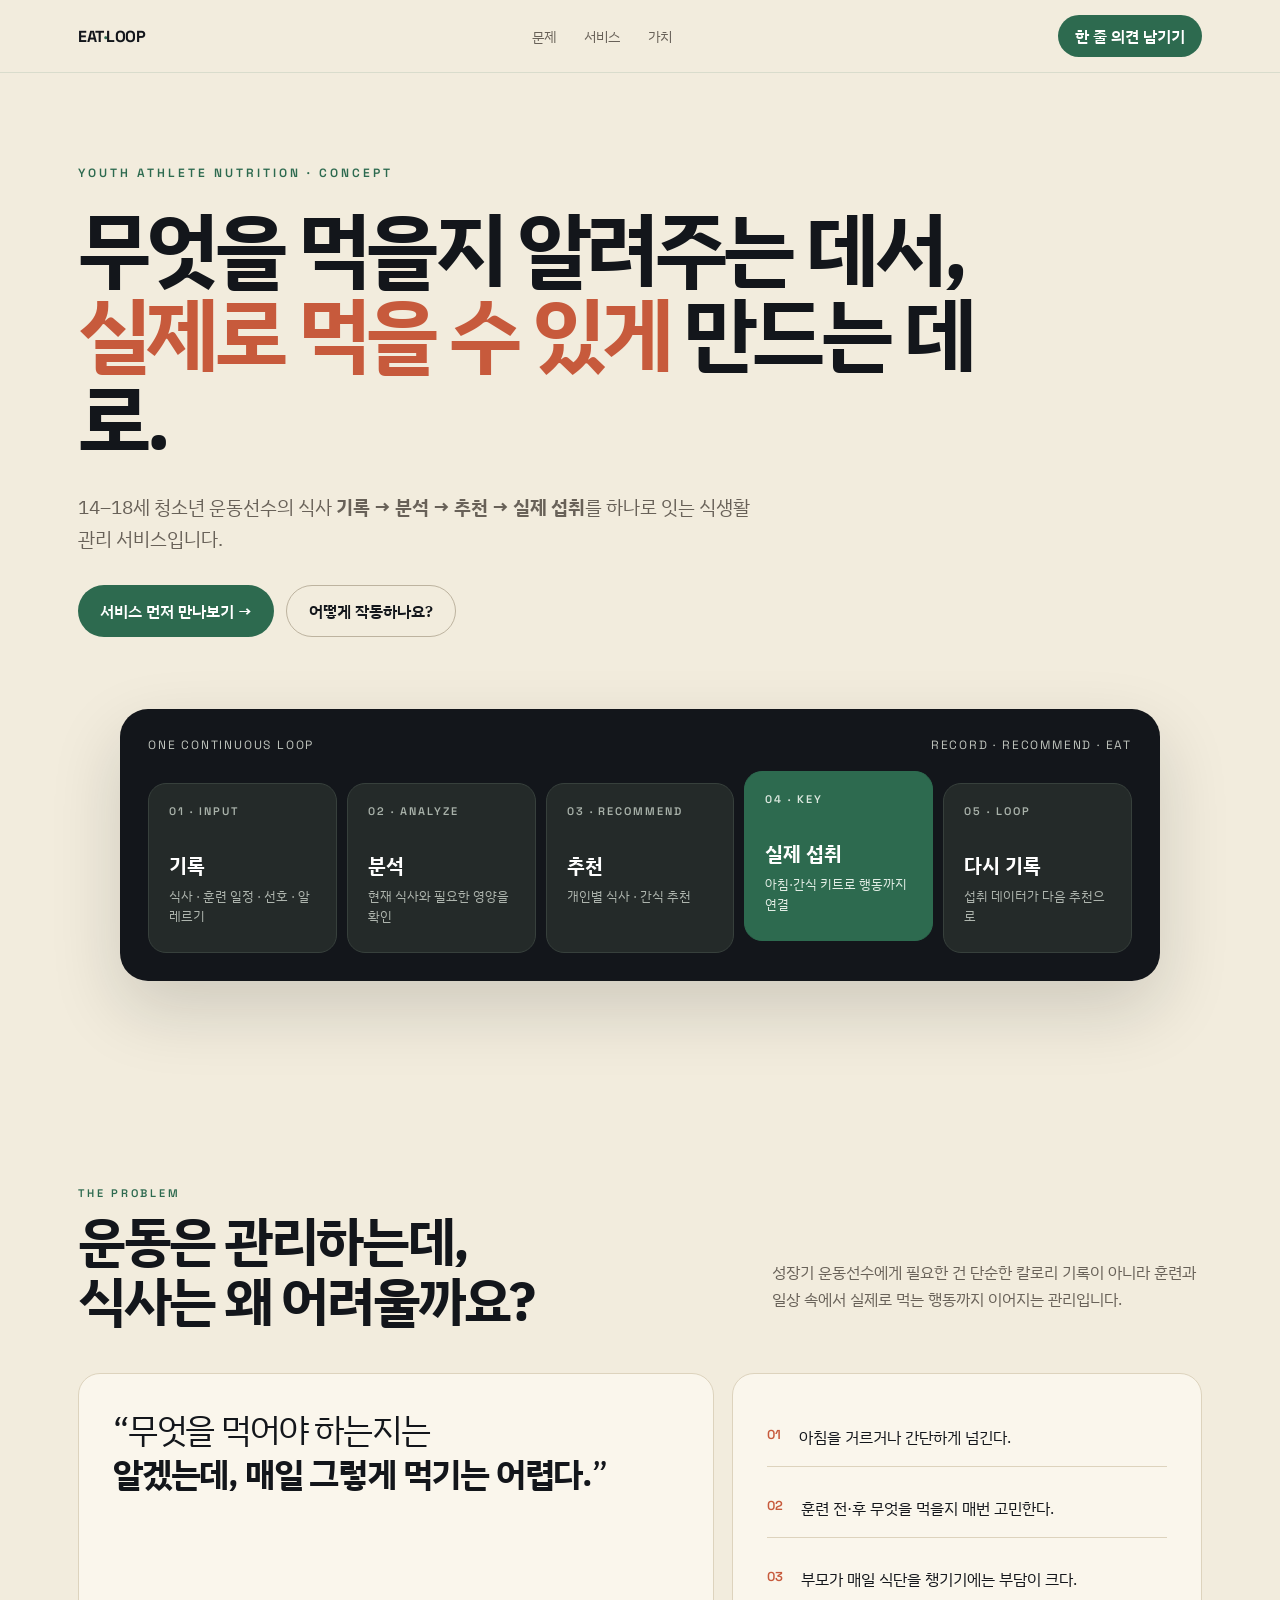
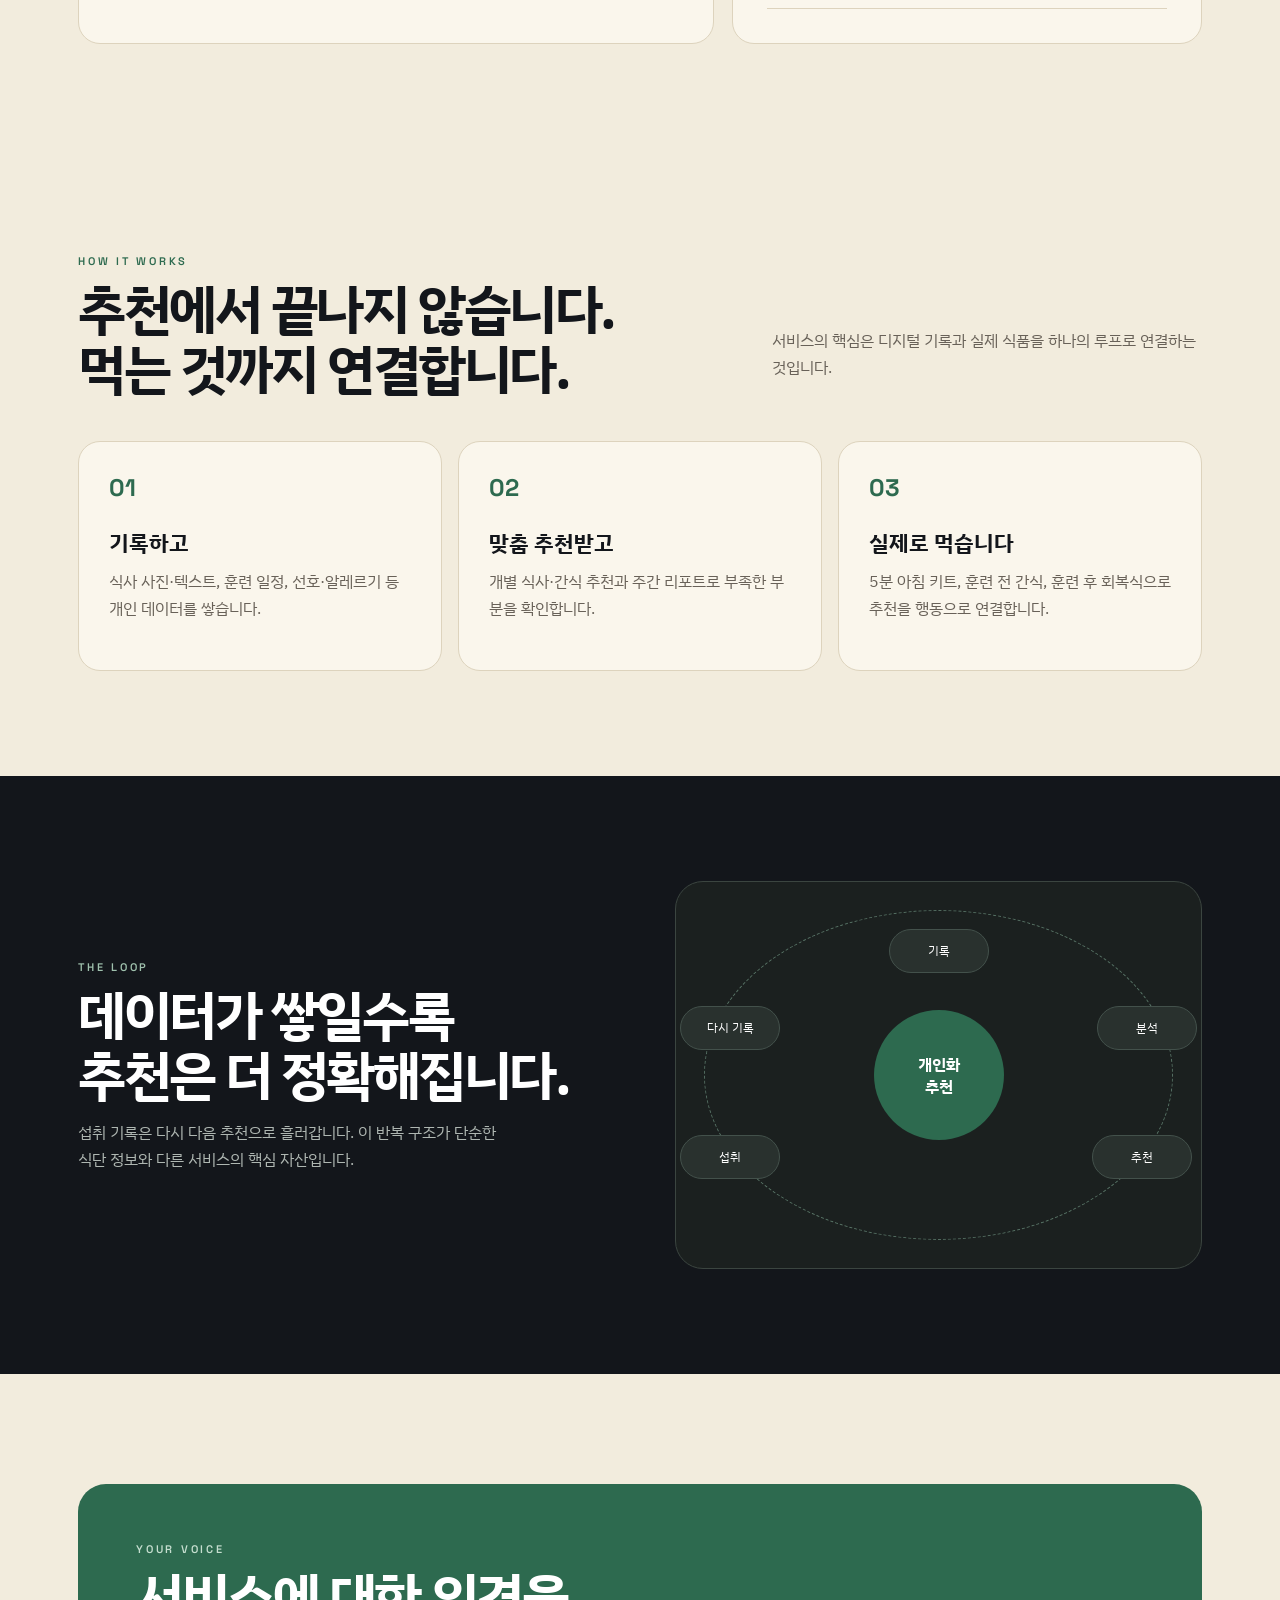
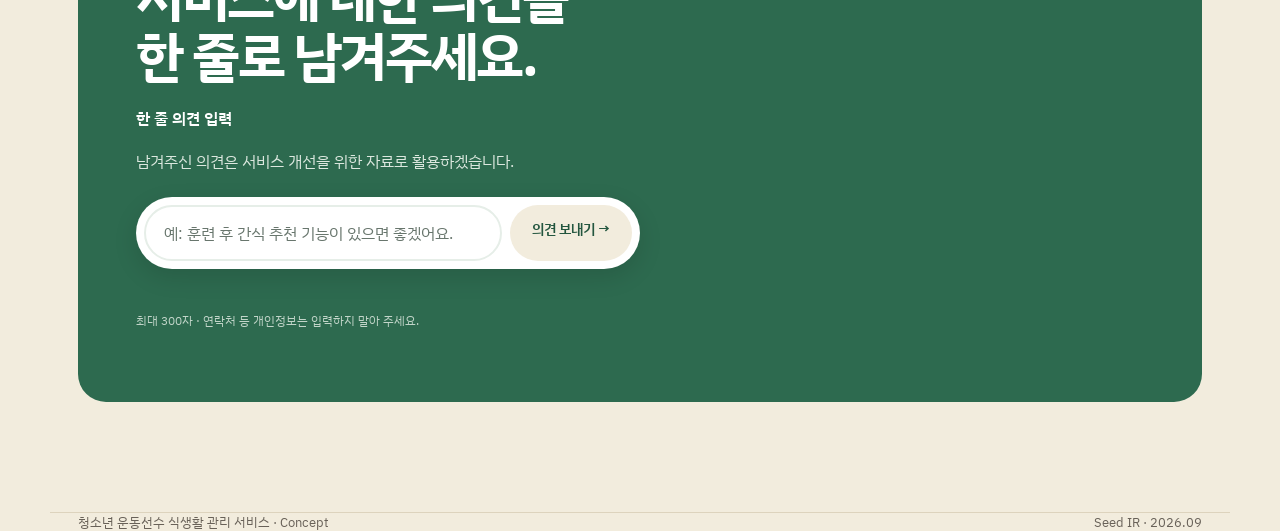
<file: index.html>
<!doctype html>
<html lang="ko">
<head>
<meta charset="utf-8">
<meta name="viewport" content="width=device-width, initial-scale=1">
<meta http-equiv="Cache-Control" content="no-cache, no-store, must-revalidate">
<meta http-equiv="Pragma" content="no-cache">
<meta http-equiv="Expires" content="0">
<meta http-equiv="refresh" content="0; url=./youth-athlete-nutrition/">
<title>먹는 것까지 연결하는 식생활 관리</title>
<script>window.location.replace('./youth-athlete-nutrition/');</script>
</head>
<body>
<p><a href="./youth-athlete-nutrition/">청소년 운동선수 식생활 관리 서비스 페이지로 이동</a></p>
</body>
</html>
</file>
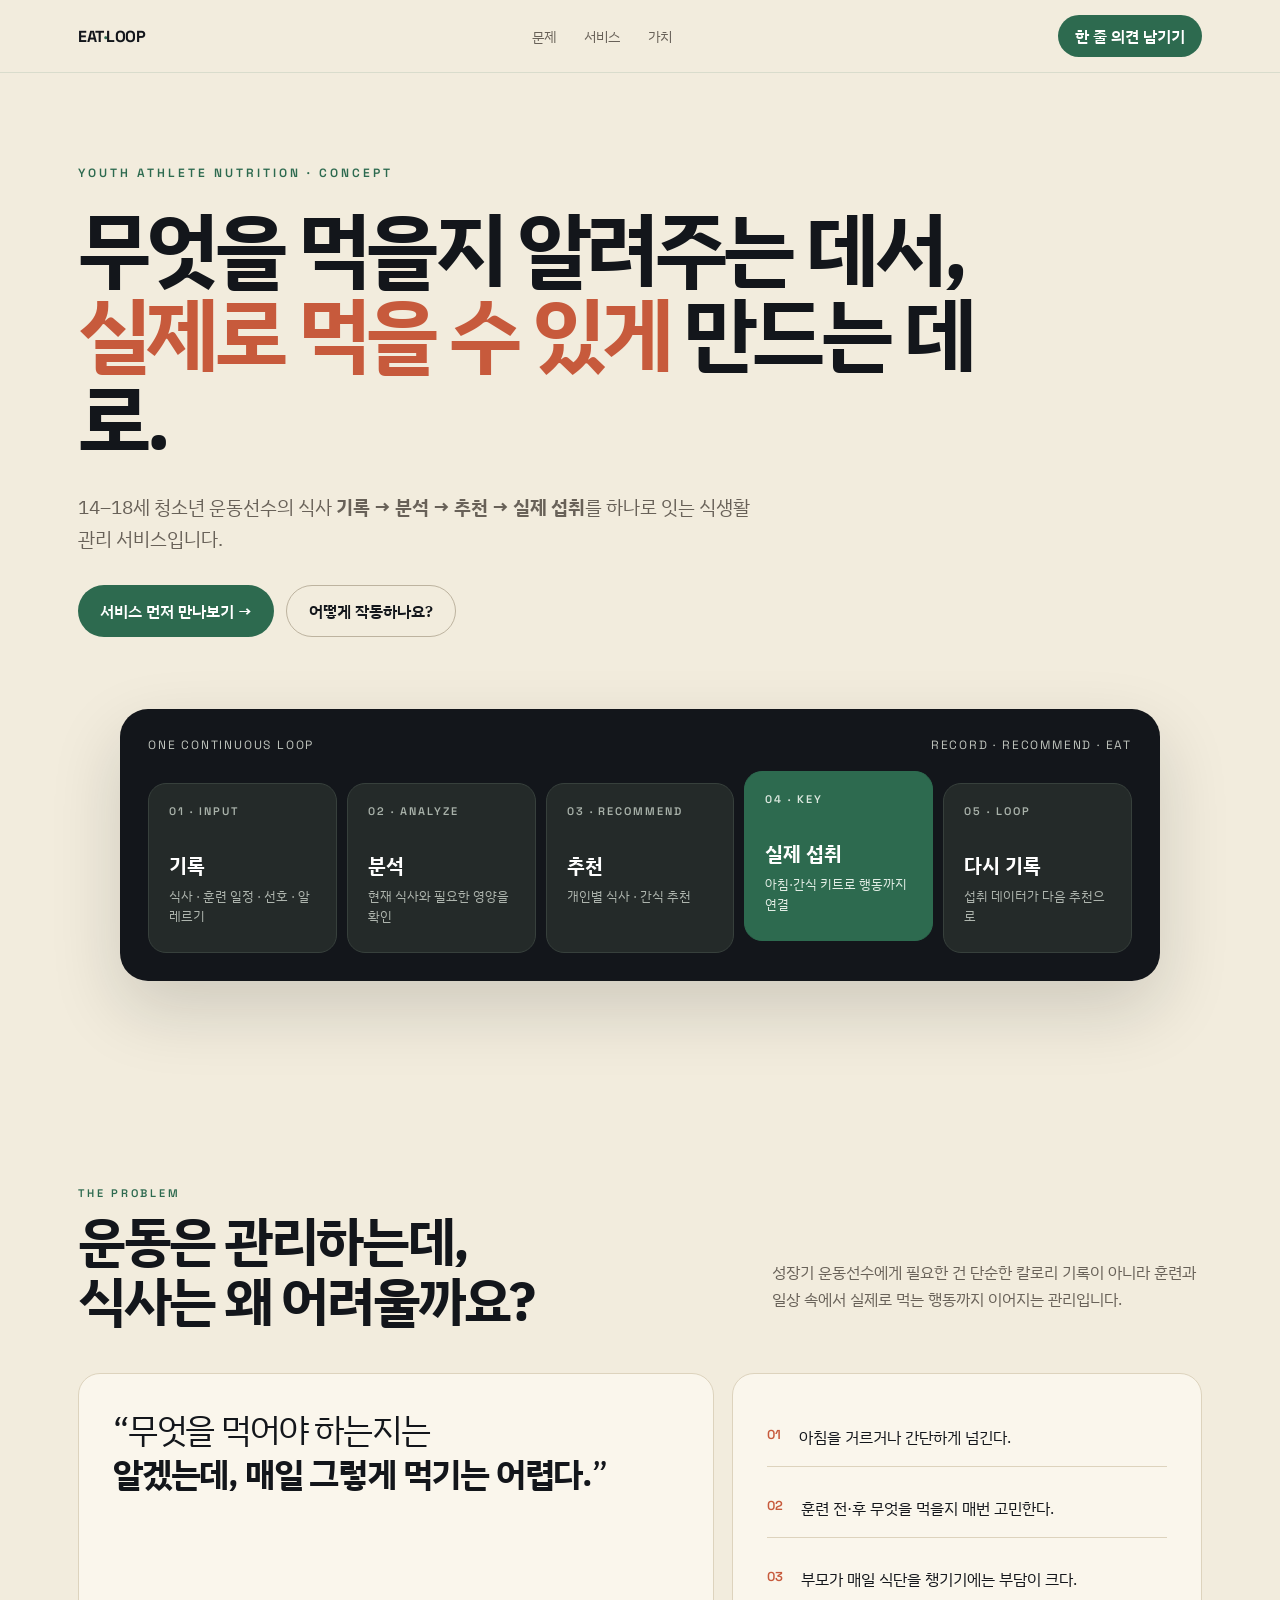
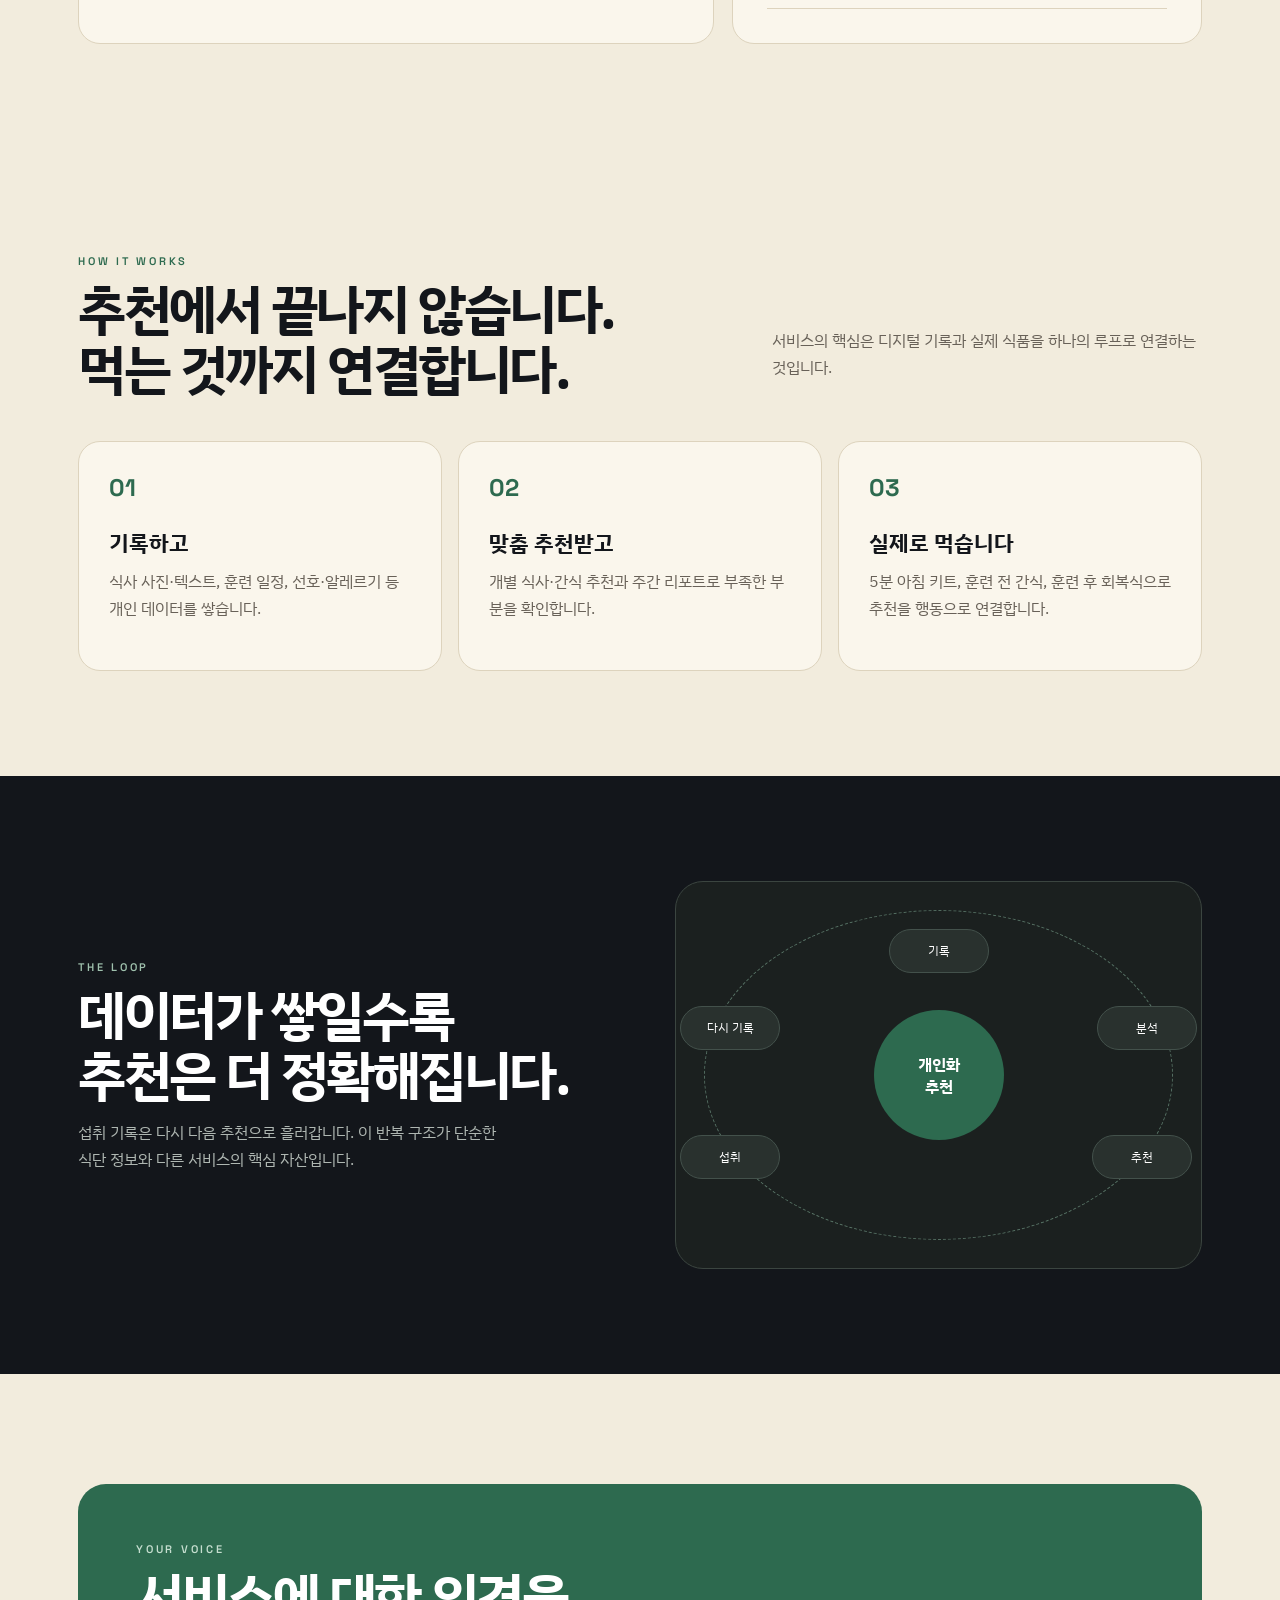
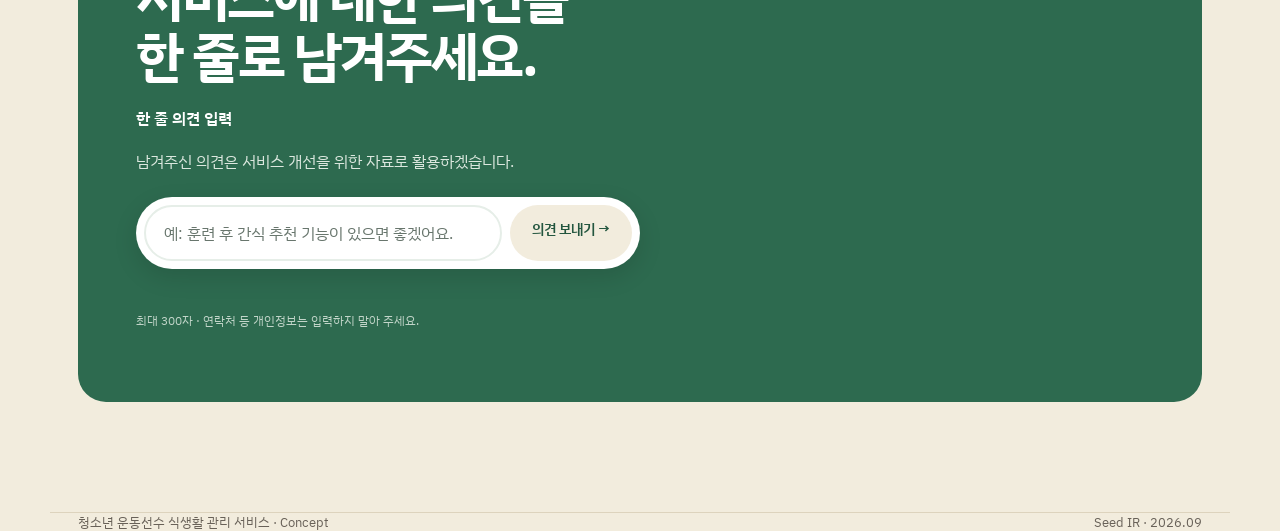
<file: youth-athlete-nutrition/index.html>
<!doctype html>
<html lang="ko">
<head>
<meta charset="utf-8">
<meta name="viewport" content="width=device-width, initial-scale=1">
<meta http-equiv="Cache-Control" content="no-cache, no-store, must-revalidate">
<meta http-equiv="Pragma" content="no-cache">
<meta http-equiv="Expires" content="0">
<meta name="description" content="14–18세 청소년 운동선수의 식사 기록부터 실제 섭취까지 연결하는 식생활 관리 서비스 샘플">
<title>먹는 것까지 연결하는 식생활 관리</title>
<link rel="preconnect" href="https://fonts.googleapis.com">
<link rel="preconnect" href="https://fonts.gstatic.com" crossorigin>
<link href="https://fonts.googleapis.com/css2?family=IBM+Plex+Sans+KR:wght@400;500;600;700&family=Space+Grotesk:wght@500;600;700&display=swap" rel="stylesheet">
<style>
:root{--ink:#13161b;--green:#2d6a4f;--coral:#c75a3c;--cream:#f2ecdd;--paper:#faf6ec;--muted:#686158;--line:#ddd3bd}
*{box-sizing:border-box}html{scroll-behavior:smooth}body{margin:0;background:var(--cream);color:var(--ink);font-family:'IBM Plex Sans KR',sans-serif}a{text-decoration:none;color:inherit}.wrap{max-width:1180px;margin:auto;padding:0 28px}
nav{position:sticky;top:0;z-index:20;background:rgba(242,236,221,.88);backdrop-filter:blur(12px);border-bottom:1px solid rgba(45,106,79,.12)}
.navin{height:72px;display:flex;align-items:center;justify-content:space-between}.brand{font-family:'Space Grotesk';font-weight:700;letter-spacing:-.03em}.brand span{color:var(--green)}.navlinks{display:flex;gap:28px;font-size:14px;color:var(--muted)}.navcta{padding:10px 17px;background:var(--green);color:#fff;border-radius:999px;font-weight:600}
.hero{padding:92px 0 100px;position:relative;overflow:hidden}.eyebrow{font:600 12px 'Space Grotesk';letter-spacing:.25em;color:var(--green);text-transform:uppercase;margin-bottom:24px}.hero h1{font-size:clamp(46px,7vw,82px);line-height:1.04;letter-spacing:-.055em;max-width:900px;margin:0}.hero h1 em{font-style:normal;color:var(--coral)}.hero p{font-size:19px;line-height:1.7;color:var(--muted);max-width:680px;margin:30px 0}.actions{display:flex;gap:12px;flex-wrap:wrap}.btn{display:inline-flex;align-items:center;justify-content:center;padding:14px 22px;border-radius:999px;font-weight:600}.primary{background:var(--green);color:#fff}.secondary{border:1px solid #bdb39f}.hero-art{margin:72px auto 0;max-width:1040px;background:var(--ink);border-radius:28px;padding:28px;box-shadow:0 28px 70px rgba(19,22,27,.16)}.arttop{display:flex;justify-content:space-between;color:#bfc4bd;font:12px 'Space Grotesk';letter-spacing:.15em}.flow{display:grid;grid-template-columns:repeat(5,1fr);gap:10px;margin-top:30px}.flow .step{min-height:170px;padding:20px;background:#242a29;border:1px solid #37403c;border-radius:18px}.step.hot{background:var(--green);border-color:var(--green);transform:translateY(-12px)}.num{font:600 11px 'Space Grotesk';letter-spacing:.18em;color:#a9b2aa}.hot .num{color:#dce8df}.step h3{font-size:20px;margin:34px 0 8px;color:#fff}.step p{font-size:13px;color:#aeb5ae;margin:0;line-height:1.5}.hot p{color:#e3eee6}
section{padding:105px 0}.sectionhead{display:flex;justify-content:space-between;gap:40px;align-items:end;margin-bottom:44px}.kicker{font:600 11px 'Space Grotesk';letter-spacing:.25em;color:var(--green)}h2{font-size:clamp(34px,5vw,54px);letter-spacing:-.045em;line-height:1.1;margin:10px 0 0}.lead{max-width:430px;color:var(--muted);line-height:1.7}
.problem{display:grid;grid-template-columns:1.15fr .85fr;gap:18px}.panel{background:var(--paper);border:1px solid var(--line);padding:34px;border-radius:22px}.bigquote{font-size:34px;line-height:1.3;letter-spacing:-.035em}.issues{display:grid;gap:12px}.issue{padding:18px 0;border-bottom:1px solid var(--line);display:flex;gap:18px}.issue b{color:var(--coral);font:600 13px 'Space Grotesk'}
.features{display:grid;grid-template-columns:repeat(3,1fr);gap:16px}.feature{padding:30px;background:var(--paper);border-radius:22px;border:1px solid var(--line);min-height:230px}.feature .icon{font:700 24px 'Space Grotesk';color:var(--green)}.feature h3{font-size:22px;margin:25px 0 10px}.feature p{color:var(--muted);line-height:1.7;margin:0}
.loop{background:var(--ink);color:#fff}.loop .kicker{color:#9fc1ad}.loop h2{color:#fff}.loop .lead{color:#afb7b2}.loopgrid{display:grid;grid-template-columns:1fr 1fr;gap:70px;align-items:center}.loopvisual{border:1px solid #3b4540;border-radius:28px;padding:28px;background:#1b201f}.circle{height:330px;border:1px dashed #557063;border-radius:50%;display:flex;align-items:center;justify-content:center;position:relative}.center{width:130px;height:130px;border-radius:50%;background:var(--green);display:grid;place-items:center;text-align:center;font-weight:700}.orbit{position:absolute;width:100px;height:44px;border-radius:999px;background:#29312e;border:1px solid #43514b;display:grid;place-items:center;font-size:12px}.o1{top:18px}.o2{right:-25px;top:95px}.o3{right:-20px;bottom:60px}.o4{left:-25px;bottom:60px}.o5{left:-25px;top:95px}
.cta{padding:110px 0}.ctaBox{background:var(--green);color:#fff;border-radius:28px;padding:58px;display:flex;justify-content:space-between;gap:40px;align-items:center}.cta h2{max-width:650px}.cta p{color:#dce8df;line-height:1.7;max-width:600px}.comment-form{display:flex;gap:8px;width:100%;max-width:620px;margin-top:24px;padding:8px;background:#fff;border-radius:999px;box-shadow:0 8px 24px rgba(0,0,0,.12)}.comment-form input{min-width:0;flex:1;padding:15px 18px;border:0;border-radius:999px;background:#fff;color:#13161b;font:inherit;outline:none}.comment-form input::placeholder{color:#777}.comment-form input:focus{box-shadow:inset 0 0 0 2px #2d6a4f}.comment-form button{white-space:nowrap;border:0;cursor:pointer;font:600 14px 'IBM Plex Sans KR',sans-serif;padding:14px 22px;border-radius:999px;background:var(--green);color:#fff}.comment-form button:disabled{opacity:.65;cursor:wait}.comment-status{min-height:22px;margin:10px 0 0!important;font-size:13px!important;color:#e5f0e8!important}.comment-note{font-size:12px!important;opacity:.85;margin-top:8px!important}
footer{padding:30px 0 50px;border-top:1px solid var(--line);color:var(--muted);font-size:13px;display:flex;justify-content:space-between}
@media(max-width:800px){.navlinks{display:none}.hero{padding-top:65px}.flow{grid-template-columns:1fr 1fr}.step.hot{transform:none}.problem,.loopgrid{grid-template-columns:1fr}.features{grid-template-columns:1fr}.sectionhead{display:block}.lead{margin-top:20px}.ctaBox{display:block;padding:38px}.hero h1{font-size:48px}}
@media(max-width:500px){.wrap{padding:0 18px}.flow{grid-template-columns:1fr}.hero-art{padding:18px}.panel,.feature{padding:24px}.bigquote{font-size:28px}.comment-form{flex-direction:column}.comment-form button{width:100%}}

/* 의견 입력창을 항상 눈에 띄게 표시 */
#commentForm.comment-form{display:flex!important;visibility:visible!important;opacity:1!important;position:relative;z-index:2;width:100%;max-width:620px;margin:22px 0 0}
#commentForm #commentInput{display:block!important;visibility:visible!important;opacity:1!important;min-height:52px;background:#fff!important;color:#18231d!important;border:2px solid #e6eee8!important}
#commentForm #commentInput::placeholder{color:#68766d!important}
#commentForm #commentSubmit{display:inline-flex!important;visibility:visible!important;opacity:1!important;min-height:52px;background:#f2ecdd!important;color:#24563f!important}
#commentStatus{display:block;min-height:24px}
@media(max-width:600px){#commentForm.comment-form{display:flex!important;flex-direction:column}#commentForm #commentSubmit{width:100%}}
</style>
</head>
<body>
<nav><div class="wrap navin"><a class="brand" href="#">EAT<span>·</span>LOOP</a><div class="navlinks"><a href="#why">문제</a><a href="#how">서비스</a><a href="#value">가치</a></div><a class="navcta" href="#contact">한 줄 의견 남기기</a></div></nav>
<header class="hero"><div class="wrap">
<div class="eyebrow">Youth Athlete Nutrition · Concept</div>
<h1>무엇을 먹을지 알려주는 데서,<br><em>실제로 먹을 수 있게</em> 만드는 데로.</h1>
<p>14–18세 청소년 운동선수의 식사 <strong>기록 → 분석 → 추천 → 실제 섭취</strong>를 하나로 잇는 식생활 관리 서비스입니다.</p>
<div class="actions"><a class="btn primary" href="#contact">서비스 먼저 만나보기 →</a><a class="btn secondary" href="#how">어떻게 작동하나요?</a></div>
<div class="hero-art"><div class="arttop"><span>ONE CONTINUOUS LOOP</span><span>RECORD · RECOMMEND · EAT</span></div>
<div class="flow">
<div class="step"><div class="num">01 · INPUT</div><h3>기록</h3><p>식사 · 훈련 일정 · 선호 · 알레르기</p></div>
<div class="step"><div class="num">02 · ANALYZE</div><h3>분석</h3><p>현재 식사와 필요한 영양을 확인</p></div>
<div class="step"><div class="num">03 · RECOMMEND</div><h3>추천</h3><p>개인별 식사 · 간식 추천</p></div>
<div class="step hot"><div class="num">04 · KEY</div><h3>실제 섭취</h3><p>아침·간식 키트로 행동까지 연결</p></div>
<div class="step"><div class="num">05 · LOOP</div><h3>다시 기록</h3><p>섭취 데이터가 다음 추천으로</p></div>
</div></div>
</div></header>
<section id="why"><div class="wrap"><div class="sectionhead"><div><div class="kicker">THE PROBLEM</div><h2>운동은 관리하는데,<br>식사는 왜 어려울까요?</h2></div><p class="lead">성장기 운동선수에게 필요한 건 단순한 칼로리 기록이 아니라 훈련과 일상 속에서 실제로 먹는 행동까지 이어지는 관리입니다.</p></div>
<div class="problem"><div class="panel"><div class="bigquote">“무엇을 먹어야 하는지는<br><strong>알겠는데, 매일 그렇게 먹기는 어렵다.</strong>”</div></div><div class="panel issues"><div class="issue"><b>01</b><span>아침을 거르거나 간단하게 넘긴다.</span></div><div class="issue"><b>02</b><span>훈련 전·후 무엇을 먹을지 매번 고민한다.</span></div><div class="issue"><b>03</b><span>부모가 매일 식단을 챙기기에는 부담이 크다.</span></div></div></div></div></section>
<section id="how"><div class="wrap"><div class="sectionhead"><div><div class="kicker">HOW IT WORKS</div><h2>추천에서 끝나지 않습니다.<br>먹는 것까지 연결합니다.</h2></div><p class="lead">서비스의 핵심은 디지털 기록과 실제 식품을 하나의 루프로 연결하는 것입니다.</p></div>
<div class="features"><article class="feature"><div class="icon">01</div><h3>기록하고</h3><p>식사 사진·텍스트, 훈련 일정, 선호·알레르기 등 개인 데이터를 쌓습니다.</p></article><article class="feature"><div class="icon">02</div><h3>맞춤 추천받고</h3><p>개별 식사·간식 추천과 주간 리포트로 부족한 부분을 확인합니다.</p></article><article class="feature"><div class="icon">03</div><h3>실제로 먹습니다</h3><p>5분 아침 키트, 훈련 전 간식, 훈련 후 회복식으로 추천을 행동으로 연결합니다.</p></article></div></div></section>
<section id="value" class="loop"><div class="wrap loopgrid"><div><div class="kicker">THE LOOP</div><h2>데이터가 쌓일수록<br>추천은 더 정확해집니다.</h2><p class="lead">섭취 기록은 다시 다음 추천으로 흘러갑니다. 이 반복 구조가 단순한 식단 정보와 다른 서비스의 핵심 자산입니다.</p></div>
<div class="loopvisual"><div class="circle"><div class="center">개인화<br>추천</div><div class="orbit o1">기록</div><div class="orbit o2">분석</div><div class="orbit o3">추천</div><div class="orbit o4">섭취</div><div class="orbit o5">다시 기록</div></div></div></div></section>
<section id="contact" class="cta"><div class="wrap"><div class="ctaBox"><div><div class="kicker" style="color:#c5decf">YOUR VOICE</div><h2>서비스에 대한 의견을<br>한 줄로 남겨주세요.</h2><p style='font-weight:600;margin:20px 0 0;color:#fff'>한 줄 의견 입력</p><p>남겨주신 의견은 서비스 개선을 위한 자료로 활용하겠습니다.</p>
<form class="comment-form" id="commentForm"><label for="commentInput" style="position:absolute;width:1px;height:1px;padding:0;margin:-1px;overflow:hidden;clip:rect(0,0,0,0);white-space:nowrap;border:0">한 줄 의견 입력</label><input id="commentInput" name="comment" type="text" maxlength="300" required placeholder="예: 훈련 후 간식 추천 기능이 있으면 좋겠어요." aria-label="서비스 의견 한 줄"><button id="commentSubmit" type="submit">의견 보내기 →</button></form><p class="comment-status" id="commentStatus" role="status" aria-live="polite"></p><p class="comment-note">최대 300자 · 연락처 등 개인정보는 입력하지 말아 주세요.</p>
</div></div></div></section>
<footer class="wrap"><span>청소년 운동선수 식생활 관리 서비스 · Concept</span><span>Seed IR · 2026.09</span></footer>
<script>
(() => {
  const endpoint = 'https://script.google.com/macros/s/AKfycbz3HHXQP4A4cznq4JxjrB3G2Ci9GCnTJtgxF17niK_J4X27gN2fZ5Ac65Xyg5dDWKMO/exec';
  const form = document.getElementById('commentForm');
  const input = document.getElementById('commentInput');
  const button = document.getElementById('commentSubmit');
  const status = document.getElementById('commentStatus');
  form.addEventListener('submit', async (event) => {
    event.preventDefault();
    const comment = input.value.trim();
    if (!comment) {
      status.textContent = '의견을 한 줄 입력해 주세요.';
      input.focus();
      return;
    }
    button.disabled = true;
    button.textContent = '전송 중…';
    status.textContent = '';
    try {
      await fetch(endpoint, {
        method: 'POST',
        mode: 'no-cors',
        headers: {'Content-Type': 'application/x-www-form-urlencoded;charset=UTF-8'},
        body: new URLSearchParams({comment})
      });
      form.reset();
      status.textContent = '전송 요청을 보냈습니다. 감사합니다!';
    } catch (error) {
      status.textContent = '전송에 실패했습니다. 잠시 후 다시 시도해 주세요.';
    } finally {
      button.disabled = false;
      button.textContent = '의견 보내기 →';
    }
  });
})();
</script>
</body></html>
</file>
